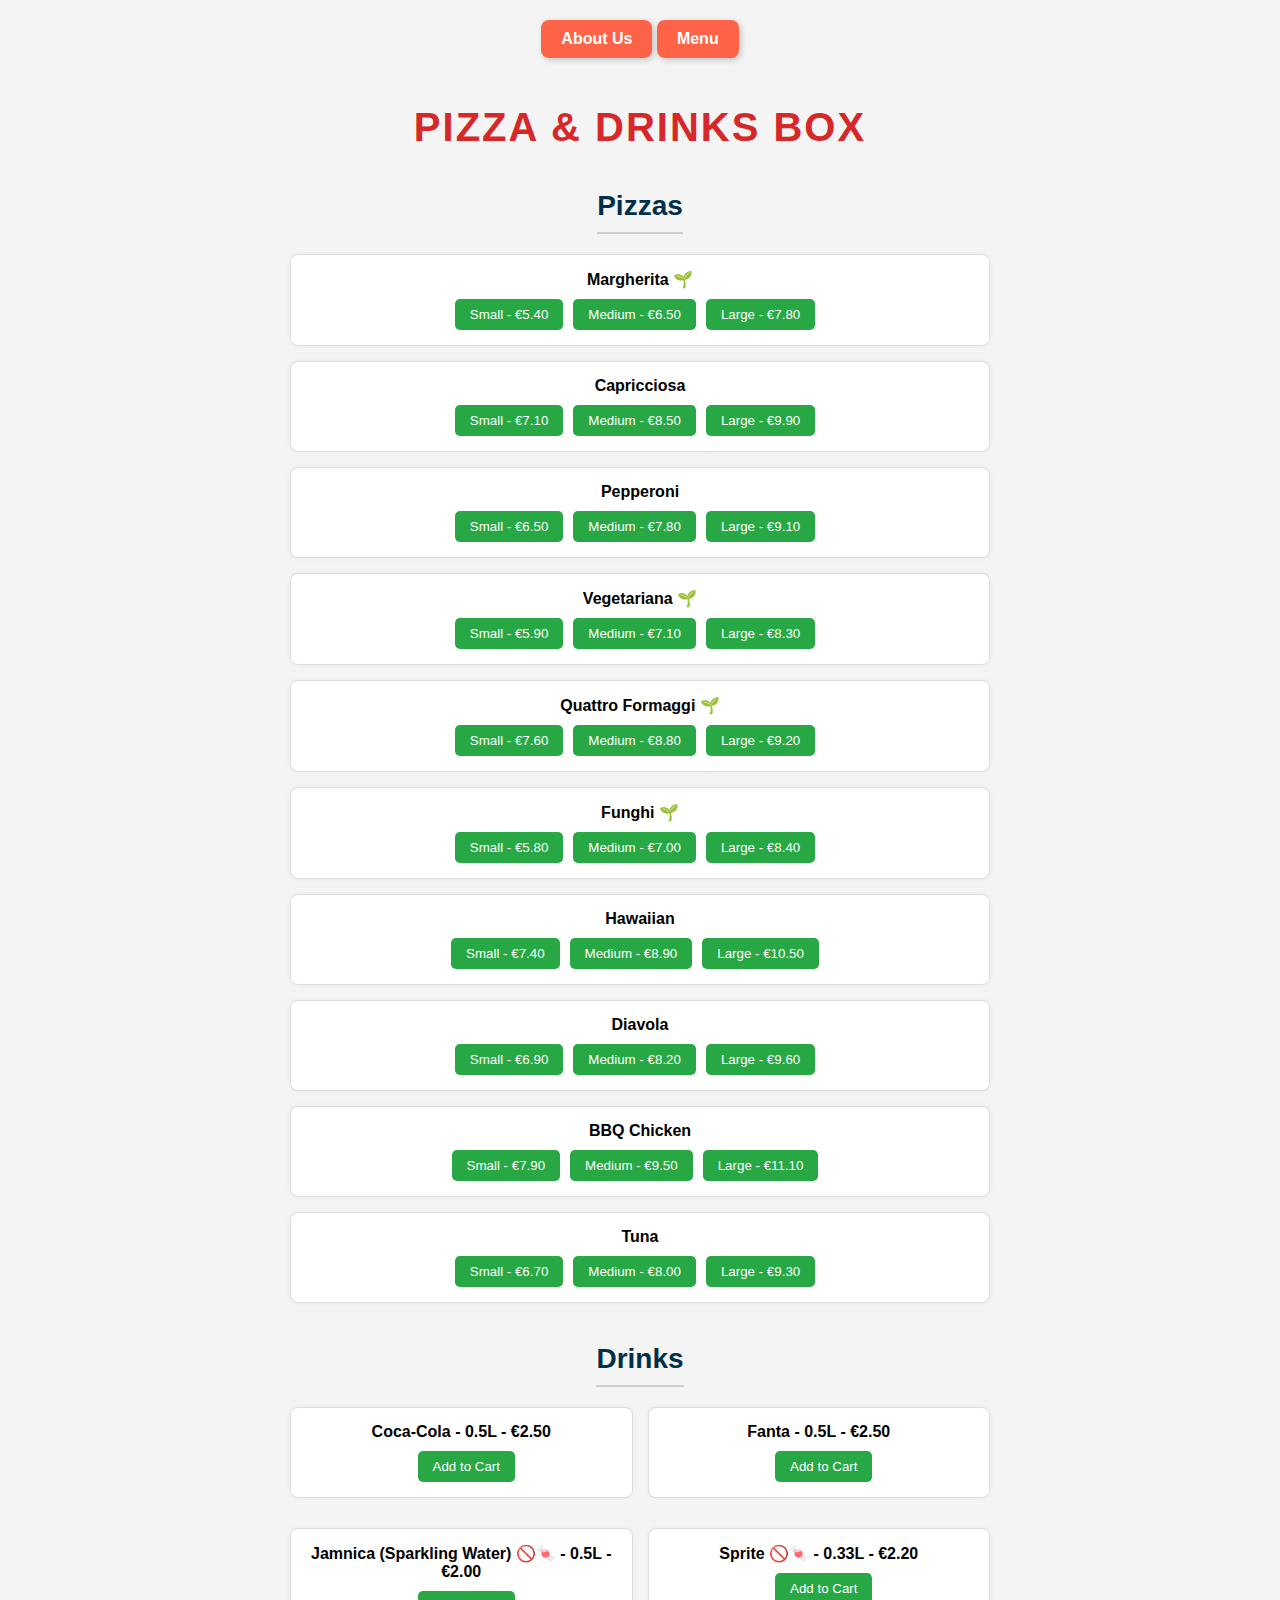
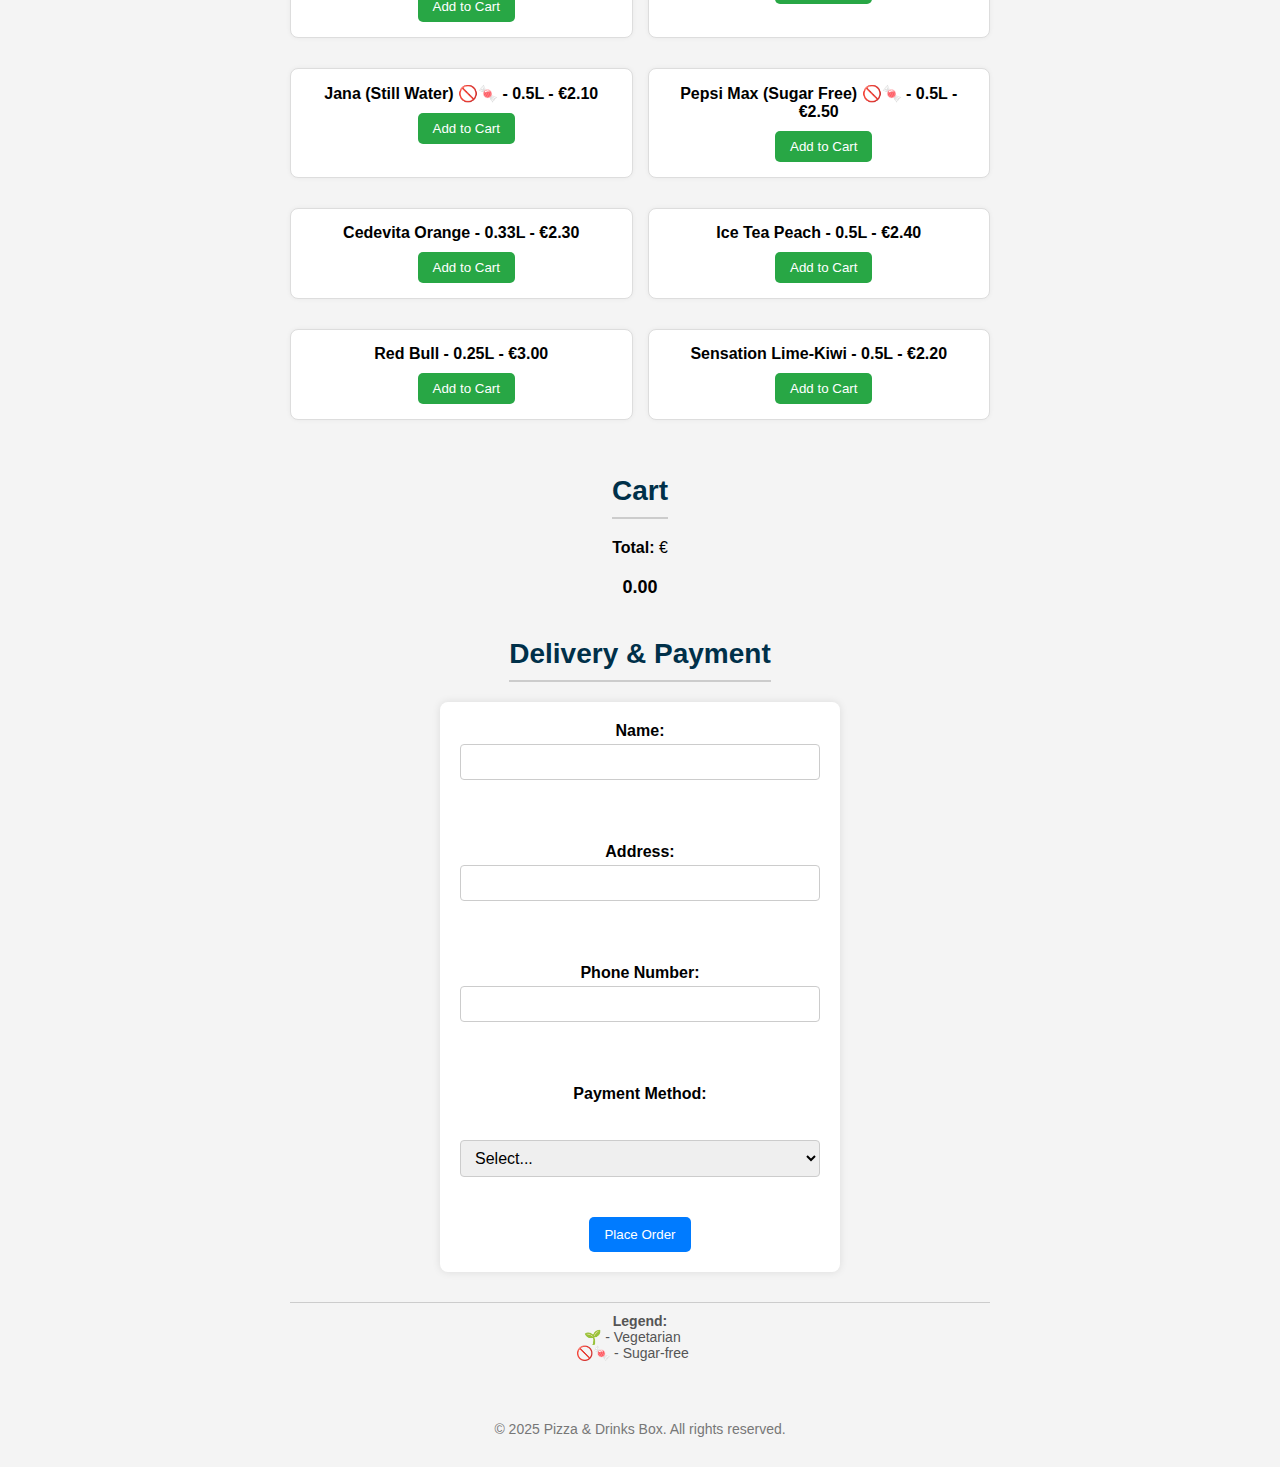
<file: fronted/index.html>
<!-- # Pizza & Drinks Box - Main Page HTML Documentation

## Overview
This HTML document represents the main page of the "Pizza & Drinks Box" website. It features sections for displaying pizzas, drinks, a shopping cart, and a delivery & payment form. The page includes navigation links, legends for icons, and a footer.

---

## Document Structure

### Head
- **Charset:** UTF-8 for universal character support.
- **Viewport:** Responsive design for mobile devices.
- **Title:** "Pizza & Drinks Box"
- **Stylesheet:** External CSS file linked as `style.css`.

### Body

- **Navigation Links:**  
  Two anchor links at the top:  
  - "About Us" linking to `about.html`  
  - "Menu" linking to `menu/menu.html`

- **Main Heading:**  
  `<h1>` with the text "Pizza & Drinks Box".

- **Pizzas Section:**  
  - `<h2>` titled "Pizzas".  
  - `<div>` with ID `pizza-list` where pizza items will be dynamically inserted by JavaScript.

- **Drinks Section:**  
  - `<h2>` titled "Drinks".  
  - `<div>` with ID `drink-list` and class `grid-container` where drink items will be dynamically inserted.

- **Cart Section:**  
  - `<h2>` titled "Cart".  
  - `<ul>` with ID `cart-items` to list selected items in the cart.  
  - Paragraph showing total price, with the amount inside a `<span>` with ID `total`, initially set to 0.00 €.

- **Delivery & Payment Form:**  
  - Form with ID `order-form` for customer delivery and payment details.  
  - Fields include:  
    - Name (required)  
    - Address (required)  
    - Phone Number (required)  
    - Payment Method (required select dropdown with options: "Cash on Delivery" and "Credit Card")  
  - Conditional credit card fields (`div` with ID `credit-card-info`, initially hidden) that appear only if "Credit Card" is selected, including:  
    - Card Number (16-digit pattern)  
    - Expiry Date (month selector, minimum January 2023)  
    - CVV (3-digit pattern)

- **Order Message:**  
  - `<div>` with ID `order-message` for displaying feedback or confirmation messages after form submission.
 -->
<!-- - **Legend:**  
  - Explains icons used on the site:  
    - 🌱 indicates Vegetarian options  
    - 🚫🍬 indicates Sugar-free options

- **Footer:**  
  - Centered text with copyright notice for the year 2025.

---

## Summary
This HTML page is designed as a responsive and interactive ordering platform for a pizza and drinks business, with clear navigation, detailed product listings, and an intuitive order submission form. -->


<!DOCTYPE html>
<html lang="en">
<head>
  <meta charset="UTF-8" />
  <meta name="viewport" content="width=device-width, initial-scale=1.0"/>
  <title>Pizza & Drinks Box</title>
  <link rel="stylesheet" href="style.css" />
</head>

<body>
<body>
 <a href="about.html" id="about-btn" class="nav-link">About Us</a>
 <a href="menu/menu.html" class="nav-link">Menu</a>

  <h1>Pizza & Drinks Box</h1>

  <h2>Pizzas</h2>
  <div id="pizza-list"></div>

  <h2>Drinks</h2>
<div id="drink-list" class="grid-container"></div>


  <h2>Cart</h2>
  <ul id="cart-items"></ul>

  <p><strong>Total:</strong> €<span id="total">0.00</span></p>

  <h2>Delivery & Payment</h2>
<form id="order-form">
  <label>
    Name:<br>
    <input type="text" id="customer-name" required>
  </label><br><br>

  <label>
    Address:<br>
    <input type="text" id="customer-address" required>
  </label><br><br>

  <label>
    Phone Number:<br>
    <input type="tel" id="customer-phone" required>
  </label><br><br>

  <label for="payment-method">Payment Method:</label><br>
<select id="payment-method" name="payment-method" required>
  <option value="">Select...</option>
  <option value="cash">Cash on Delivery</option>
  <option value="card">Credit Card</option>
</select>

<div id="credit-card-info" style="display:none; margin-top: 10px;">
  <label>
    Card Number:<br>
    <input type="text" id="card-number" pattern="\d{16}" maxlength="16" placeholder="1234 5678 9012 3456">
  </label><br><br>

  <label>
    Expiry Date:<br>
    <input type="month" id="card-expiry" min="2023-01" placeholder="MM/YYYY">
  </label><br><br>

  <label>
    CVV:<br>
    <input type="text" id="card-cvv" pattern="\d{3}" maxlength="3" placeholder="123">
  </label><br><br>
</div>



    </select>
  </label><br><br>

  <button type="submit">Place Order</button>
</form>

<div id="order-message" style="margin-top: 20px; font-weight: bold;"></div>

<div id="legend" style="margin-top: 30px; padding: 10px; border-top: 1px solid #ccc; font-size: 14px;">
  <strong>Legend:</strong><br>
  <span>🌱 - Vegetarian</span><br>
  <span>🚫🍬 - Sugar-free</span>
</div>

<footer style="text-align:center; margin-top:40px; padding:10px; color:#777; font-size:14px;">
  &copy; 2025 Pizza & Drinks Box. All rights reserved.
</footer>


  <script src="script.js"></script>
</body>
</html>
</file>
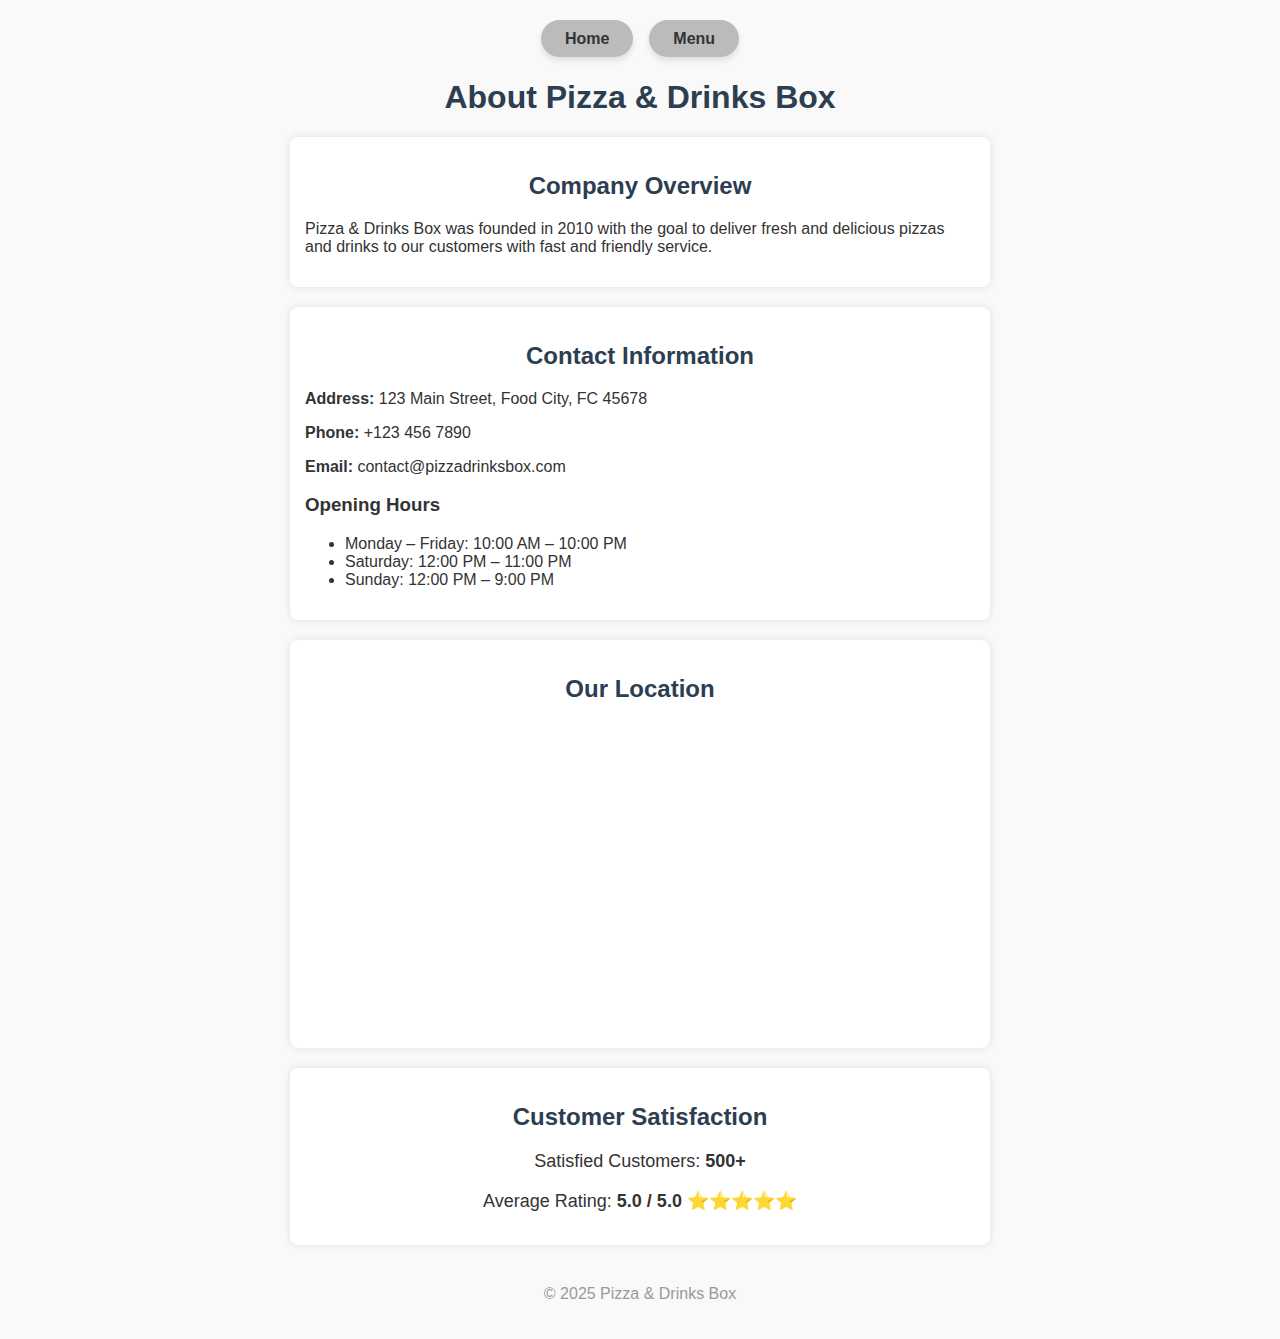
<file: fronted/about.html>
<!-- ### Pizza & Drinks Box - About Page Documentation

This is the "About" page of the Pizza & Drinks Box website. It provides visitors with information about the company, contact details, opening hours, location via embedded Google Maps, and customer satisfaction metrics.

**HTML Structure Overview:**

- **Header:**  
  Contains a navigation bar with links to "Home" and "Menu" pages to facilitate user navigation.

- **Main Title:**  
  The page’s main heading clearly indicates it is the About page.

- **Company Overview Section:**  
  Provides a brief introduction to the company’s history, founding year (2010), and its mission to deliver fresh pizzas and drinks with fast and friendly service.

- **Contact Information Section:**  
  Lists the physical address, phone number, email address, and detailed opening hours for each day of the week.

- **Location Section:**  
  Embeds a Google Map iframe showing the company’s location (currently set to New York City as a placeholder). The iframe is optimized for accessibility with a descriptive title and supports lazy loading.

- **Customer Satisfaction Section:**  
  Displays key statistics such as the number of satisfied customers (500+) and the average customer rating (5.0 / 5.0), represented visually with star emojis.

- **Footer:**  
  Simple footer that includes copyright information for the year 2025.


This page is designed to be clean, user-friendly, and informative, providing all necessary details for visitors interested in learning more about the Pizza & Drinks Box company. -->


<!DOCTYPE html>
<html lang="en">
<head>
  <meta charset="UTF-8" />
  <meta name="viewport" content="width=device-width, initial-scale=1.0"/>
  <title>About Pizza & Drinks Box</title>
  <link rel="stylesheet" href="about.css" />
  <link rel="icon" type="image/png" href="menu/images/pizza.png" />
</head>
<body>

  <header>
    <nav class="navbar">
      <ul>
        <li><a href="index.html">Home</a></li>
        <li><a href="menu/menu.html">Menu</a></li>
      </ul>
    </nav>
  </header>


  <h1>About Pizza & Drinks Box</h1>

  <div class="info-section">
    <h2>Company Overview</h2>
    <p>Pizza & Drinks Box was founded in 2010 with the goal to deliver fresh and delicious pizzas and drinks to our customers with fast and friendly service.</p>
  </div>

  <div class="info-section">
  <h2>Contact Information</h2>
  <p><strong>Address:</strong> 123 Main Street, Food City, FC 45678</p>
  <p><strong>Phone:</strong> +123 456 7890</p>
  <p><strong>Email:</strong> contact@pizzadrinksbox.com</p>
  <h3>Opening Hours</h3>
  <ul>
    <li>Monday – Friday: 10:00 AM – 10:00 PM</li>
    <li>Saturday: 12:00 PM – 11:00 PM</li>
    <li>Sunday: 12:00 PM – 9:00 PM</li>
  </ul>
</div>


  <div class="info-section">
    <h2>Our Location</h2>
    <iframe
      src="https://www.google.com/maps/embed?pb=!1m18!1m12!1m3!1d3023.757580278492!2d-74.00601528459449!3d40.71277577933079!2m3!1f0!2f0!3f0!3m2!1i1024!2i768!4f13.1!3m3!1m2!1s0x89c25a316d8ca1eb%3A0x46e7c1a936c2de2f!2sNew%20York%20City!5e0!3m2!1sen!2sus!4v1600000000000!5m2!1sen!2sus"
      allowfullscreen=""
      loading="lazy"
      title="Company Location"
    ></iframe>
  </div>

  <div class="info-section">
    <h2>Customer Satisfaction</h2>
    <p class="stats">Satisfied Customers: <strong>500+</strong></p>
    <p class="stats">Average Rating: <strong>5.0 / 5.0</strong> ⭐⭐⭐⭐⭐</p>
  </div>

  <footer>
    <p>© 2025 Pizza & Drinks Box</p>
  </footer>

  <script src="about.js"></script>
</body>
</html>
</file>
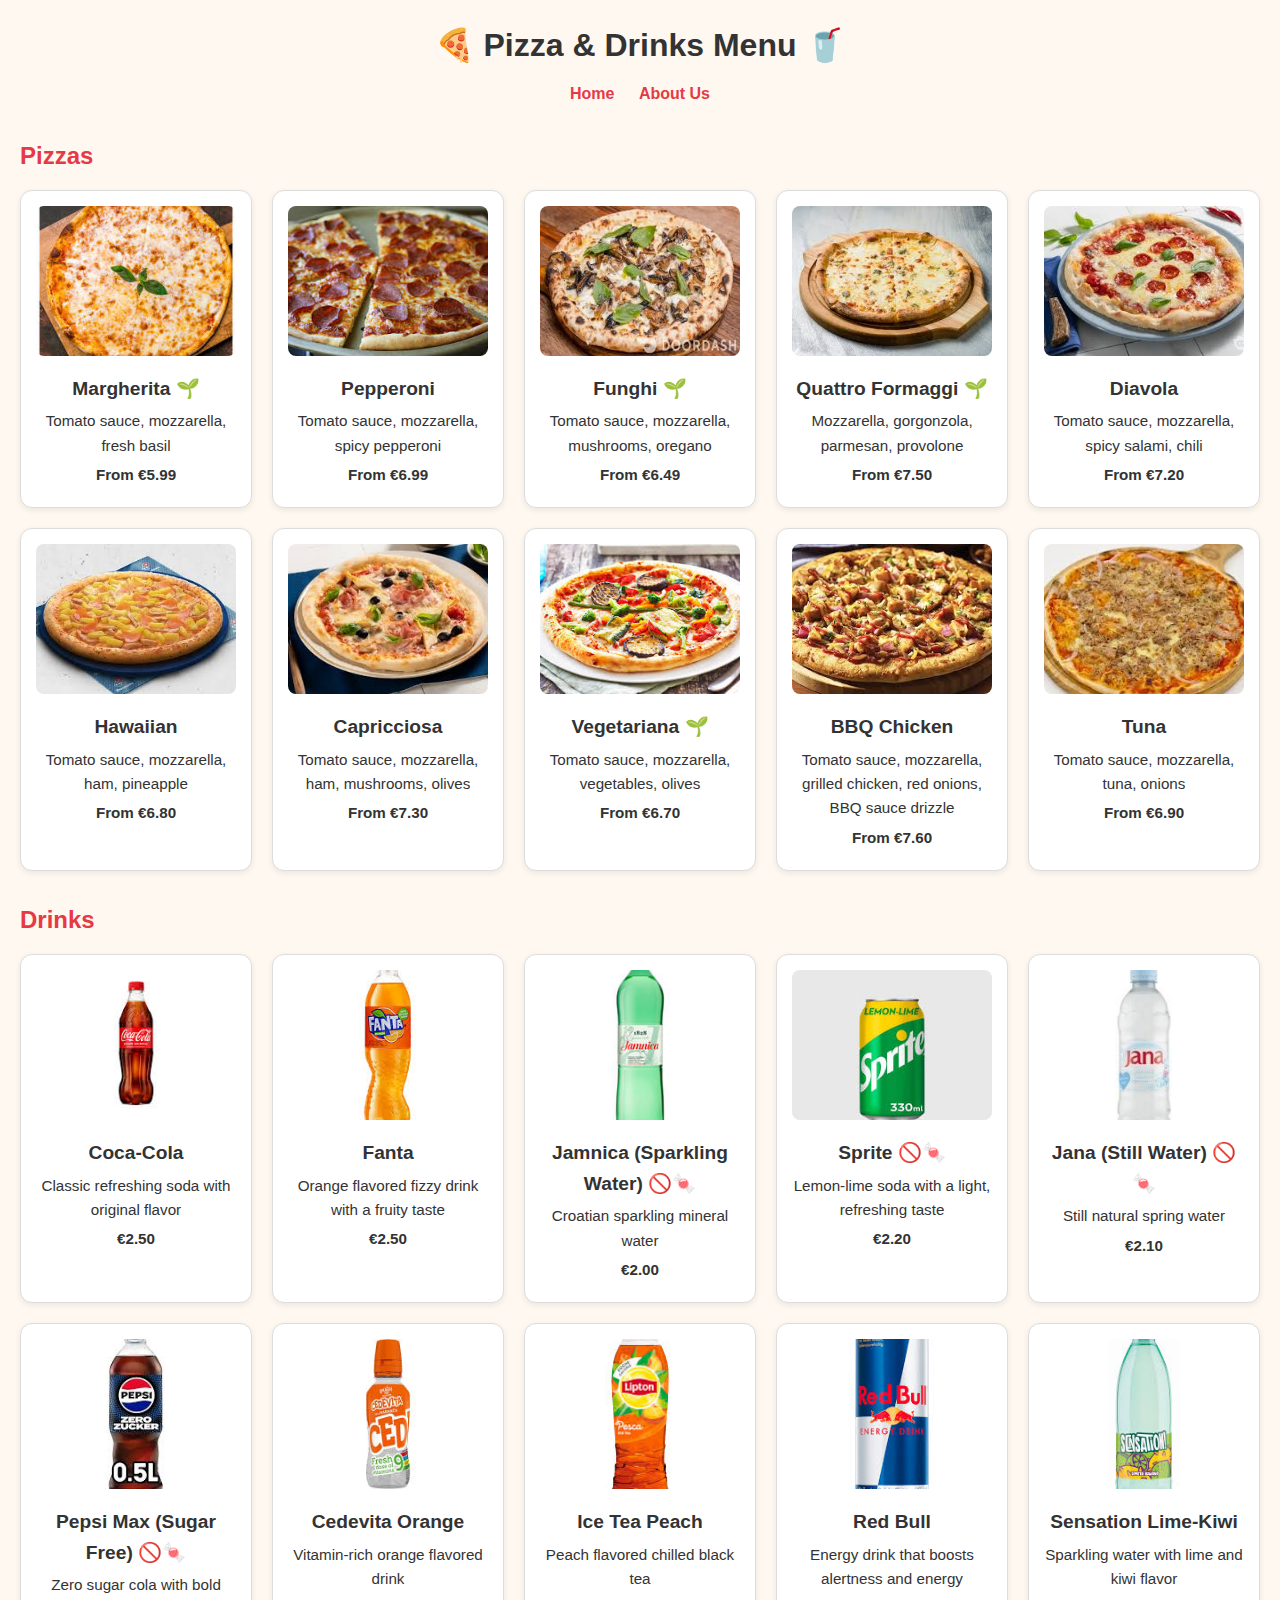
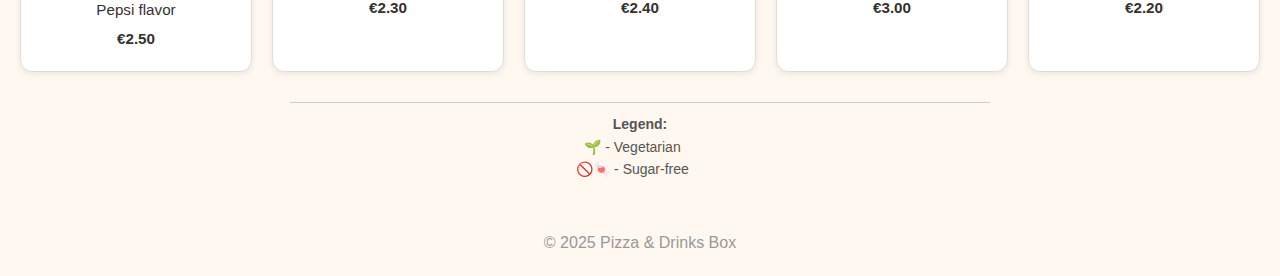
<file: fronted/menu/menu.html>
<!--
  Pizza & Drinks Menu Webpage
  ---------------------------

  Description:
  This HTML file renders a menu page for "Pizza & Drinks Box" featuring sections for pizzas and drinks.
  It dynamically loads menu items into two grids for pizzas and drinks, respectively.

  Structure:
  - <header>: Contains the main page title and navigation links to Home and About Us pages.
  - <main>: Includes two sections:
      * Pizzas: A grid container with id="pizza-menu" to display pizza items.
      * Drinks: A grid container with id="drink-menu" to display drink items.
  - <div id="legend">: Displays icons legend explaining vegetarian and sugar-free symbols.
  - <footer>: Shows copyright information.

-->

<!DOCTYPE html>
<html lang="en">
<head>
  <meta charset="UTF-8" />
  <meta name="viewport" content="width=device-width, initial-scale=1.0"/>
  <title>Pizza & Drinks Menu</title>
  <link rel="stylesheet" href="menu.css" />
  <link rel="icon" type="image/png" href="images/pizza.png" />

</head>
<body>
    

  <header>
    <h1>🍕 Pizza & Drinks Menu 🥤</h1>
    <nav>
  <a href="../index.html">Home</a>
  <a href="../about.html">About Us</a>
</nav>

  </header>


  <main>
    <section>
      <h2>Pizzas</h2>
      <div id="pizza-menu" class="menu-grid"></div>
    </section>

    <section>
      <h2>Drinks</h2>
      <div id="drink-menu" class="menu-grid"></div>
    </section>
  </main>

  <div id="legend" style="margin-top: 30px; padding: 10px; border-top: 1px solid #ccc; font-size: 14px;">
  <strong>Legend:</strong><br>
  <span>🌱 - Vegetarian</span><br>
  <span>🚫🍬 - Sugar-free</span>
</div>

  <footer>
    <p>&copy; 2025 Pizza & Drinks Box</p>
  </footer>

  <script src="menu.js"></script>
</body>
</html>
</file>
<file: fronted/style.css>
body {
  font-family: Arial, sans-serif;
  max-width: 700px;
  margin: auto;
  padding: 20px;
  background-color: #f4f4f4;
  text-align: center; /* Center text in the entire body */
}

/* Main heading */
h1 {
  text-align: center;
  color: #d62828;
  font-size: 40px;
  margin-bottom: 30px;
  text-transform: uppercase;
  letter-spacing: 2px;
}

/* Section subtitles (Pizzas, Drinks, Cart) */
h2 {
  text-align: center;
  color: #003049;
  font-size: 28px;
  margin: 40px 0 20px;
  border-bottom: 2px solid #ccc;
  padding-bottom: 10px;
  width: fit-content;
  margin-left: auto;
  margin-right: auto;
}


.item {
  background-color: white;
  border: 1px solid #ddd;
  padding: 15px;
  margin-bottom: 15px;
  border-radius: 8px;
  box-shadow: 0 0 5px rgba(0,0,0,0.05);
  text-align: center; /* Center the content inside each item */
}

button {
  background-color: #28a745;
  color: white;
  border: none;
  padding: 8px 15px;
  border-radius: 5px;
  margin-top: 10px;
  cursor: pointer;
}

button:hover {
  background-color: #218838;
}

#cart-items {
  list-style: none;
  padding: 0;
  text-align: center;
}

#cart-items li {
  margin-bottom: 10px;
}

#total {
  font-weight: bold;
  margin-top: 20px;
  font-size: 18px;
  display: block;
  text-align: center;
}

/* Layout for drinks in a grid */
#drink-list.grid-container {
  display: grid;
  grid-template-columns: repeat(auto-fit, minmax(280px, 1fr));
  gap: 15px;
}

form {
  background-color: white;
  padding: 20px;
  border-radius: 8px;
  box-shadow: 0 0 5px rgba(0,0,0,0.1);
  margin-top: 20px;
}

form label {
  display: block;
  margin-bottom: 10px;
  font-weight: bold;
}

form input, form select {
  width: 100%;
  padding: 8px;
  margin-top: 4px;
  margin-bottom: 12px;
  border: 1px solid #ccc;
  border-radius: 5px;
}

form button[type="submit"] {
  background-color: #007bff;
  color: white;
  padding: 10px 15px;
  border: none;
  border-radius: 5px;
  cursor: pointer;
}

form button[type="submit"]:hover {
  background-color: #0056b3;
}

#credit-card-info label {
  display: block;
  margin-bottom: 10px;
  font-weight: bold;
}

#credit-card-info input {
  width: 100%;
  padding: 8px;
  margin-top: 4px;
  border: 1px solid #ccc;
  border-radius: 5px;
}

#order-form {
  max-width: 400px;     /* Maximum width of the form */
  margin: 0 auto;       /* Horizontal centering of the form */
  padding: 20px;
  box-sizing: border-box;
  background-color: #fff;
  border-radius: 8px;
  box-shadow: 0 0 8px rgba(0,0,0,0.1);
}

#order-form label {
  display: block;
  margin-bottom: 15px;
}

#order-form input,
#order-form select {
  width: 100%;       /* The input field fills the entire width of the label */
  padding: 8px 10px;
  box-sizing: border-box;
  border: 1px solid #ccc;
  border-radius: 4px;
  font-size: 1rem;
}

.vegetarian-label {
  color: green;
  font-weight: bold;
  margin-left: 8px;
}

.sugarfree-label {
  color: blue;
  font-weight: bold;
  margin-left: 8px;
}

#legend {
  max-width: 700px;
  margin: 30px auto;
  padding: 10px;
  border-top: 1px solid #ccc;
  font-size: 14px;
  color: #555;
  text-align: center;
}
#legend span {
  margin-right: 15px;
  display: inline-block;
}

/* Navigation link styled as a button */
.nav-link {
  display: inline-block;
  padding: 10px 20px;
  background-color: #ff6347;  /* Tomato red*/
  color: white;
  text-decoration: none;
  font-weight: bold;
  border-radius: 8px;
  box-shadow: 2px 2px 6px rgba(0,0,0,0.2);
  transition: background-color 0.3s, transform 0.2s;
  margin-bottom: 20px;
}

.nav-link:hover {
  background-color: #e5533d;  /* Darker red on hover */
  transform: scale(1.05);
}
</file>
<file: fronted/about.css>
body {
  font-family: Arial, sans-serif;
  max-width: 700px;
  margin: auto;
  padding: 20px;
  background-color: #f9f9f9;
  color: #333;
}

h1, h2 {
  text-align: center;
  color: #2c3e50;
}

.info-section {
  background: white;
  padding: 15px;
  margin-bottom: 20px;
  border-radius: 8px;
  box-shadow: 0 0 8px rgba(0,0,0,0.1);
}

iframe {
  display: block;
  margin: 10px auto;
  border: none;
  width: 100%;
  height: 300px;
  border-radius: 8px;
}

.stats {
  text-align: center;
  font-size: 18px;
  margin-top: 10px;
}

/* Navigation styled as buttons with a soft gray color */
.navbar ul {
  list-style: none;
  padding: 0;
  display: flex;
  gap: 1rem;
  background-color: transparent;
  justify-content: center;
  margin: 0;
}

.navbar a {
  display: inline-block;
  padding: 0.6rem 1.5rem;
  background-color: #bbb; /* Light gray */
  color: #333; /* Dark gray for text */
  text-decoration: none;
  font-weight: bold;
  border-radius: 25px;
  box-shadow: 0 4px 6px rgba(0, 0, 0, 0.1);
  transition: background-color 0.3s ease, box-shadow 0.3s ease, transform 0.2s ease;
  user-select: none;
}

.navbar a:hover,
.navbar a:focus {
  background-color: #999; /* Darker gray for hover */
  box-shadow: 0 6px 10px rgba(0, 0, 0, 0.2);
  transform: translateY(-2px);
  outline: none;
}

.navbar a:active {
  background-color: #777; /* Even darker gray for active/click state*/
  box-shadow: none;
  transform: translateY(0);
}


footer {
  margin-top: 40px;
  text-align: center;
  color: #999;
}
</file>
<file: fronted/menu/menu.css>
/* Reset and base styles */
* {
  box-sizing: border-box;
  margin: 0;
  padding: 0;
}

body {
  font-family: 'Segoe UI', sans-serif;
  background-color: #fff8f0;
  color: #333;
  line-height: 1.6;
  padding: 20px;
}

header {
  text-align: center;
  margin-bottom: 30px;
}

header h1 {
  font-size: 2rem;
  margin-bottom: 10px;
}

nav a {
  margin: 0 10px;
  text-decoration: none;
  color: #e63946;
  font-weight: bold;
}

nav a:hover {
  text-decoration: underline;
}

h2 {
  margin: 30px 0 15px;
  color: #e63946;
}

.menu-grid {
  display: grid;
  grid-template-columns: repeat(auto-fit, minmax(230px, 1fr));
  gap: 20px;
}

.product-card {
  background-color: #fff;
  border: 1px solid #ddd;
  border-radius: 12px;
  padding: 15px;
  text-align: center;
  transition: transform 0.2s ease;
  box-shadow: 0 2px 6px rgba(0,0,0,0.08);
}

.product-card:hover {
  transform: scale(1.03);
}

.product-card img {
  width: 100%;
  height: 150px;
  object-fit: cover;
  border-radius: 8px;
}

.product-card h3 {
  margin: 10px 0 5px;
  font-size: 1.2rem;
}

.product-card p {
  font-size: 0.95rem;
  margin: 5px 0;
}

#legend {
  max-width: 700px;
  margin: 30px auto;
  padding: 10px;
  border-top: 1px solid #ccc;
  font-size: 14px;
  color: #555;
  text-align: center;
}

#legend span {
  margin-right: 15px;
  display: inline-block;
}

footer {
  margin-top: 40px;
  text-align: center;
  color: #999;
}
</file>
